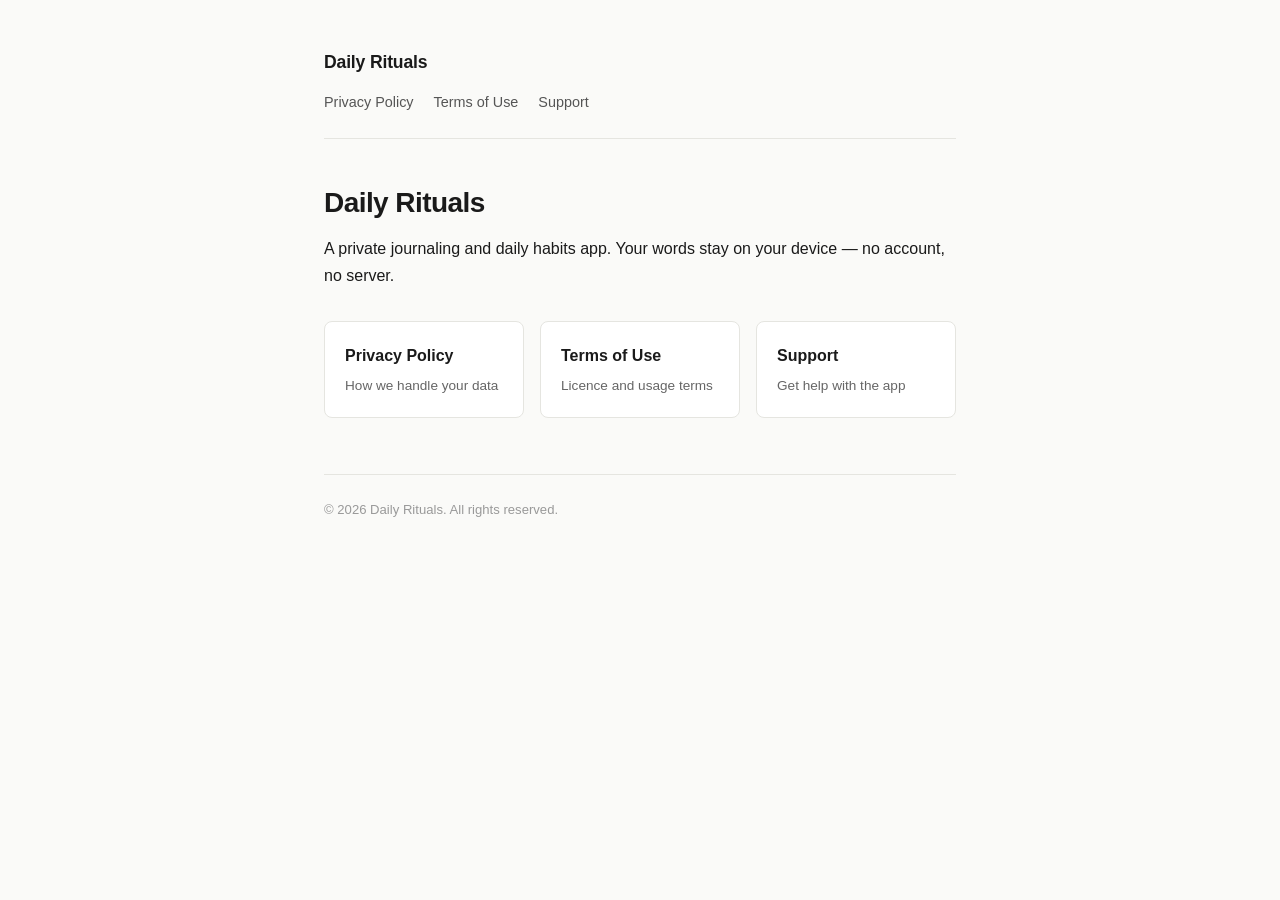
<file: index.html>
<!doctype html>
<html lang="en">
<head>
  <meta charset="utf-8">
  <meta name="viewport" content="width=device-width, initial-scale=1">
  <title>Daily Rituals</title>
  <link rel="stylesheet" href="style.css">
</head>
<body>
  <main>
    <header>
      <a href="index.html"><span class="app-name">Daily Rituals</span></a>
      <nav>
        <a href="privacy.html">Privacy Policy</a>
        <a href="terms.html">Terms of Use</a>
        <a href="support.html">Support</a>
      </nav>
    </header>

    <h1>Daily Rituals</h1>
    <p>A private journaling and daily habits app. Your words stay on your device — no account, no server.</p>

    <div class="home-links">
      <a href="privacy.html">
        <div class="link-title">Privacy Policy</div>
        <div class="link-desc">How we handle your data</div>
      </a>
      <a href="terms.html">
        <div class="link-title">Terms of Use</div>
        <div class="link-desc">Licence and usage terms</div>
      </a>
      <a href="support.html">
        <div class="link-title">Support</div>
        <div class="link-desc">Get help with the app</div>
      </a>
    </div>

    <footer>
      &copy; 2026 Daily Rituals. All rights reserved.
    </footer>
  </main>
</body>
</html>
</file>
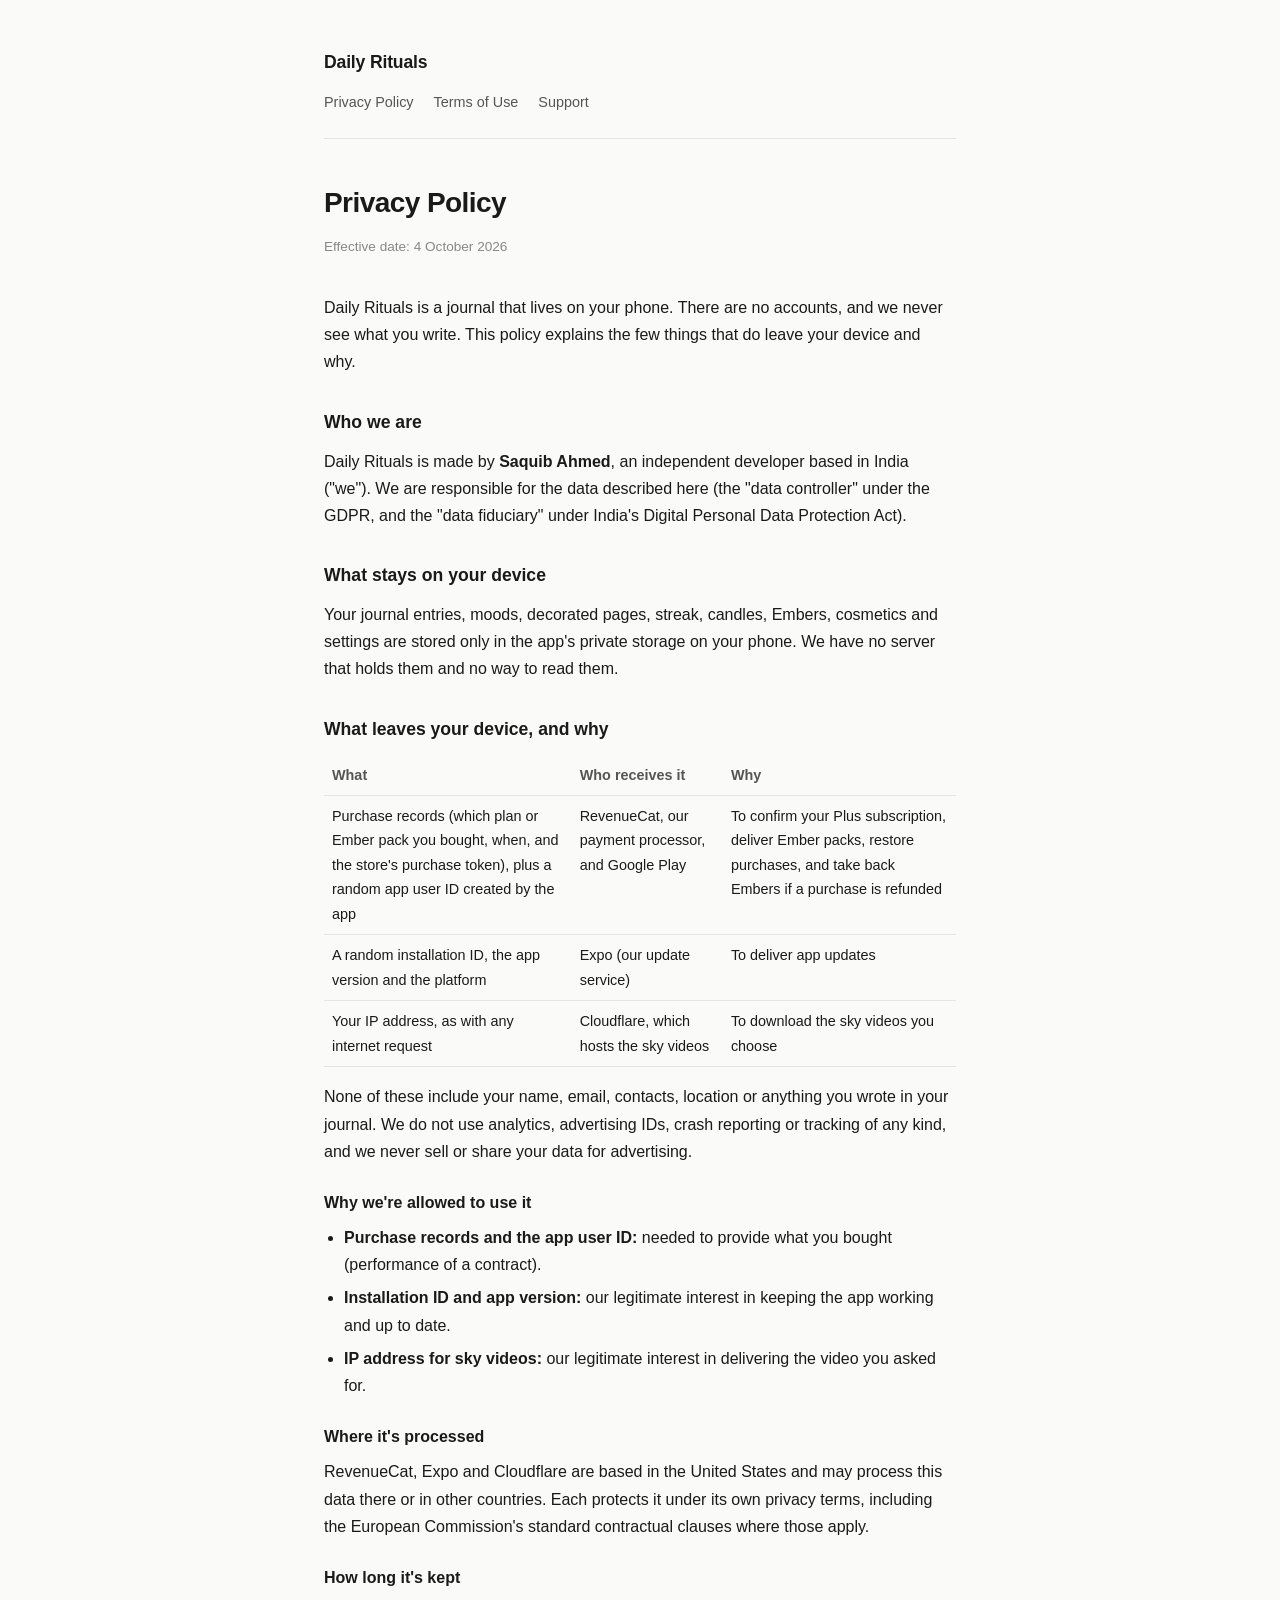
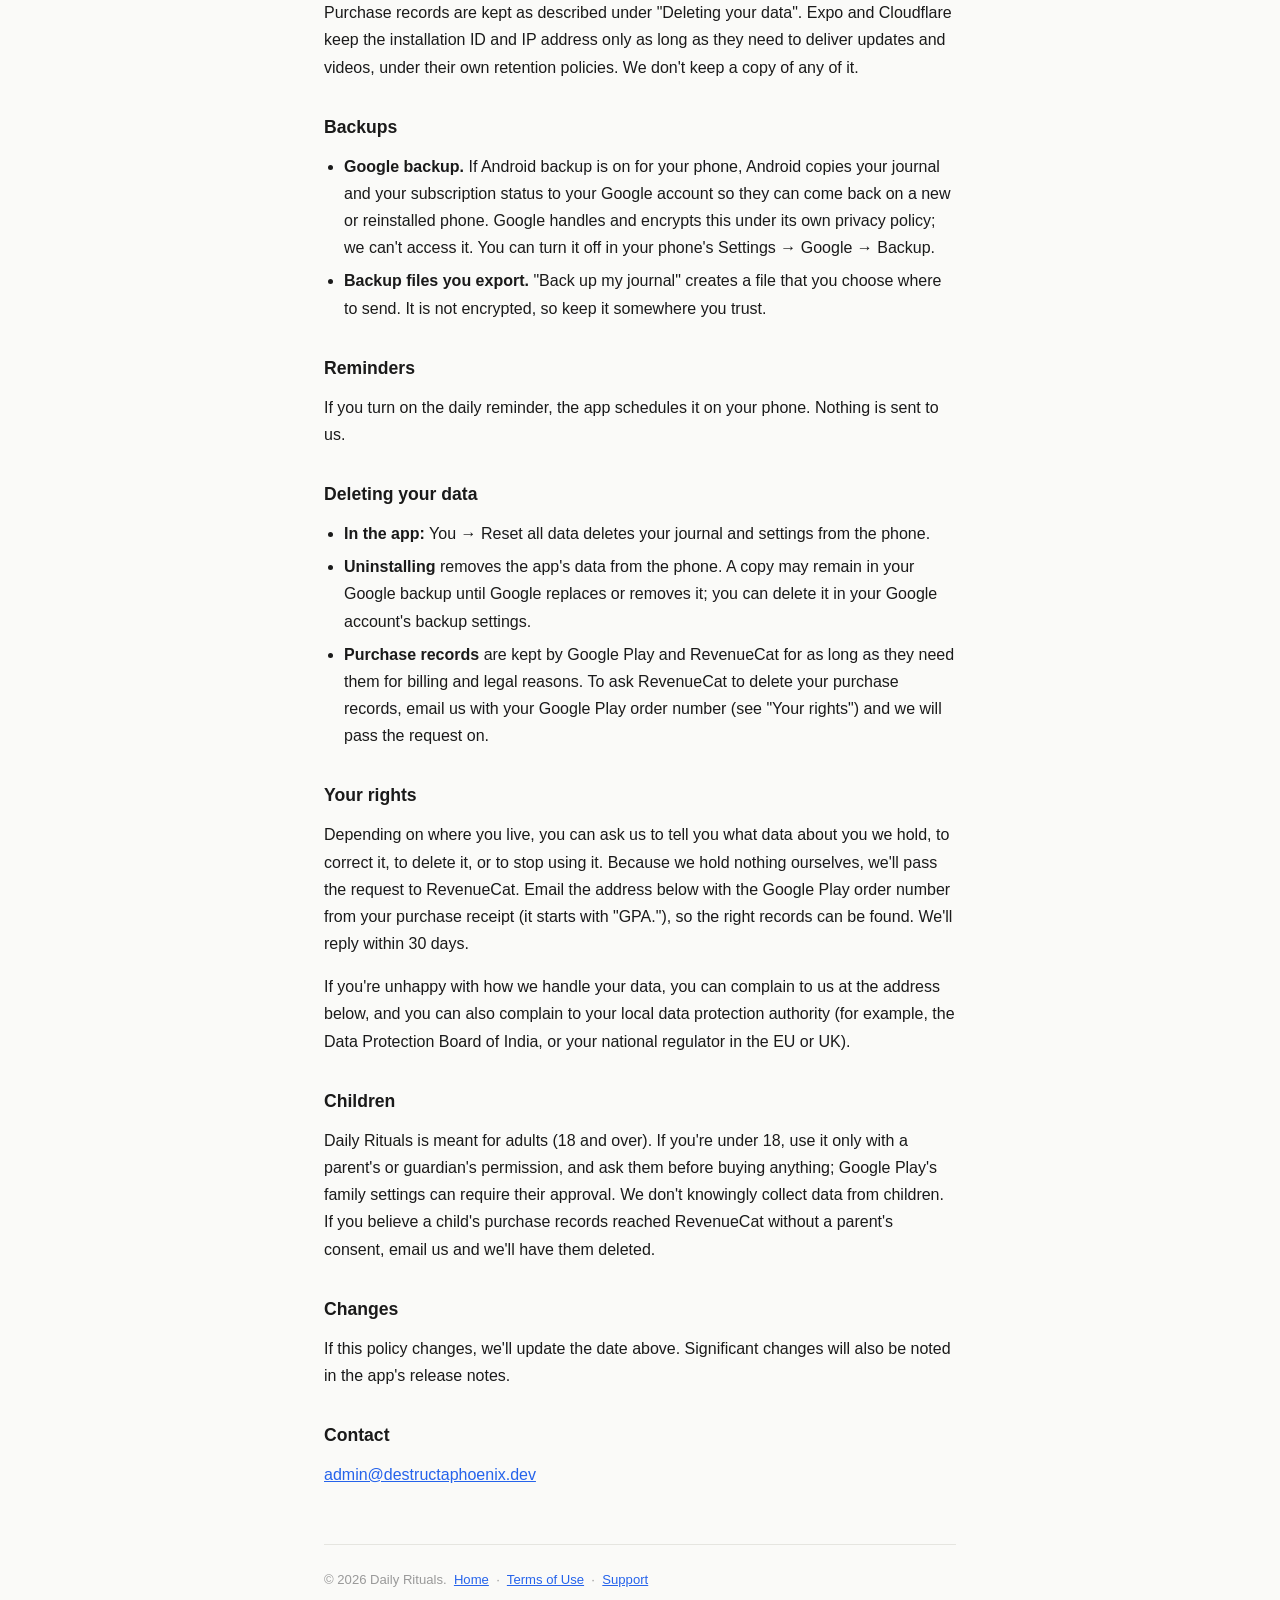
<file: privacy.html>
<!doctype html>
<html lang="en">
<head>
  <meta charset="utf-8">
  <meta name="viewport" content="width=device-width, initial-scale=1">
  <title>Daily Rituals — Privacy Policy</title>
  <link rel="stylesheet" href="style.css">
</head>
<body>
  <main>
    <header>
      <a href="index.html"><span class="app-name">Daily Rituals</span></a>
      <nav>
        <a href="privacy.html">Privacy Policy</a>
        <a href="terms.html">Terms of Use</a>
        <a href="support.html">Support</a>
      </nav>
    </header>

    <h1>Privacy Policy</h1>
    <p class="meta">Effective date: 4 October 2026</p>

    <p>Daily Rituals is a journal that lives on your phone. There are no accounts, and we never see what you
    write. This policy explains the few things that do leave your device and why.</p>
    <h2>Who we are</h2>
    <p>Daily Rituals is made by <strong>Saquib Ahmed</strong>, an independent developer
    based in India (&quot;we&quot;). We are responsible for the data described here (the &quot;data controller&quot; under the
    GDPR, and the &quot;data fiduciary&quot; under India&#39;s Digital Personal Data Protection Act).</p>
    <h2>What stays on your device</h2>
    <p>Your journal entries, moods, decorated pages, streak, candles, Embers, cosmetics and settings are stored
    only in the app&#39;s private storage on your phone. We have no server that holds them and no way to read them.</p>
    <h2>What leaves your device, and why</h2>
    <table>
    <thead>
    <tr>
    <th>What</th>
    <th>Who receives it</th>
    <th>Why</th>
    </tr>
    </thead>
    <tbody><tr>
    <td>Purchase records (which plan or Ember pack you bought, when, and the store&#39;s purchase token), plus a random app user ID created by the app</td>
    <td>RevenueCat, our payment processor, and Google Play</td>
    <td>To confirm your Plus subscription, deliver Ember packs, restore purchases, and take back Embers if a purchase is refunded</td>
    </tr>
    <tr>
    <td>A random installation ID, the app version and the platform</td>
    <td>Expo (our update service)</td>
    <td>To deliver app updates</td>
    </tr>
    <tr>
    <td>Your IP address, as with any internet request</td>
    <td>Cloudflare, which hosts the sky videos</td>
    <td>To download the sky videos you choose</td>
    </tr>
    </tbody></table>
    <p>None of these include your name, email, contacts, location or anything you wrote in your journal. We do not
    use analytics, advertising IDs, crash reporting or tracking of any kind, and we never sell or share your data
    for advertising.</p>
    <h3>Why we&#39;re allowed to use it</h3>
    <ul>
    <li><strong>Purchase records and the app user ID:</strong> needed to provide what you bought (performance of a contract).</li>
    <li><strong>Installation ID and app version:</strong> our legitimate interest in keeping the app working and up to date.</li>
    <li><strong>IP address for sky videos:</strong> our legitimate interest in delivering the video you asked for.</li>
    </ul>
    <h3>Where it&#39;s processed</h3>
    <p>RevenueCat, Expo and Cloudflare are based in the United States and may process this data there or in other
    countries. Each protects it under its own privacy terms, including the European Commission&#39;s standard
    contractual clauses where those apply.</p>
    <h3>How long it&#39;s kept</h3>
    <p>Purchase records are kept as described under &quot;Deleting your data&quot;. Expo and Cloudflare keep the
    installation ID and IP address only as long as they need to deliver updates and videos, under their own
    retention policies. We don&#39;t keep a copy of any of it.</p>
    <h2>Backups</h2>
    <ul>
    <li><strong>Google backup.</strong> If Android backup is on for your phone, Android copies your journal and your
    subscription status to your Google account so they can come back on a new or reinstalled phone. Google
    handles and encrypts this under its own privacy policy; we can&#39;t access it. You can turn it off in your
    phone&#39;s Settings → Google → Backup.</li>
    <li><strong>Backup files you export.</strong> &quot;Back up my journal&quot; creates a file that you choose where to send. It is
    not encrypted, so keep it somewhere you trust.</li>
    </ul>
    <h2>Reminders</h2>
    <p>If you turn on the daily reminder, the app schedules it on your phone. Nothing is sent to us.</p>
    <h2>Deleting your data</h2>
    <ul>
    <li><strong>In the app:</strong> You → Reset all data deletes your journal and settings from the phone.</li>
    <li><strong>Uninstalling</strong> removes the app&#39;s data from the phone. A copy may remain in your Google backup until
    Google replaces or removes it; you can delete it in your Google account&#39;s backup settings.</li>
    <li><strong>Purchase records</strong> are kept by Google Play and RevenueCat for as long as they need them for billing and
    legal reasons. To ask RevenueCat to delete your purchase records, email us with your Google Play order
    number (see &quot;Your rights&quot;) and we will pass the request on.</li>
    </ul>
    <h2>Your rights</h2>
    <p>Depending on where you live, you can ask us to tell you what data about you we hold, to correct it, to
    delete it, or to stop using it. Because we hold nothing ourselves, we&#39;ll pass the request to RevenueCat. Email
    the address below with the Google Play order number from your purchase receipt (it starts with &quot;GPA.&quot;), so
    the right records can be found. We&#39;ll reply within 30 days.</p>
    <p>If you&#39;re unhappy with how we handle your data, you can complain to us at the address below, and you can
    also complain to your local data protection authority (for example, the Data Protection Board of India, or
    your national regulator in the EU or UK).</p>
    <h2>Children</h2>
    <p>Daily Rituals is meant for adults (18 and over). If you&#39;re under 18, use it only with a parent&#39;s or
    guardian&#39;s permission, and ask them before buying anything; Google Play&#39;s family settings can require their
    approval. We don&#39;t knowingly collect data from children. If you believe a child&#39;s purchase records reached
    RevenueCat without a parent&#39;s consent, email us and we&#39;ll have them deleted.</p>
    <h2>Changes</h2>
    <p>If this policy changes, we&#39;ll update the date above. Significant changes will also be noted in the app&#39;s
    release notes.</p>
    <h2>Contact</h2>
    <p><a href="mailto:admin@destructaphoenix.dev">admin@destructaphoenix.dev</a></p>
    

    <footer>
      &copy; 2026 Daily Rituals. &nbsp;<a href="index.html">Home</a> &nbsp;&middot;&nbsp; <a href="terms.html">Terms of Use</a> &nbsp;&middot;&nbsp; <a href="support.html">Support</a>
    </footer>
  </main>
</body>
</html>
</file>
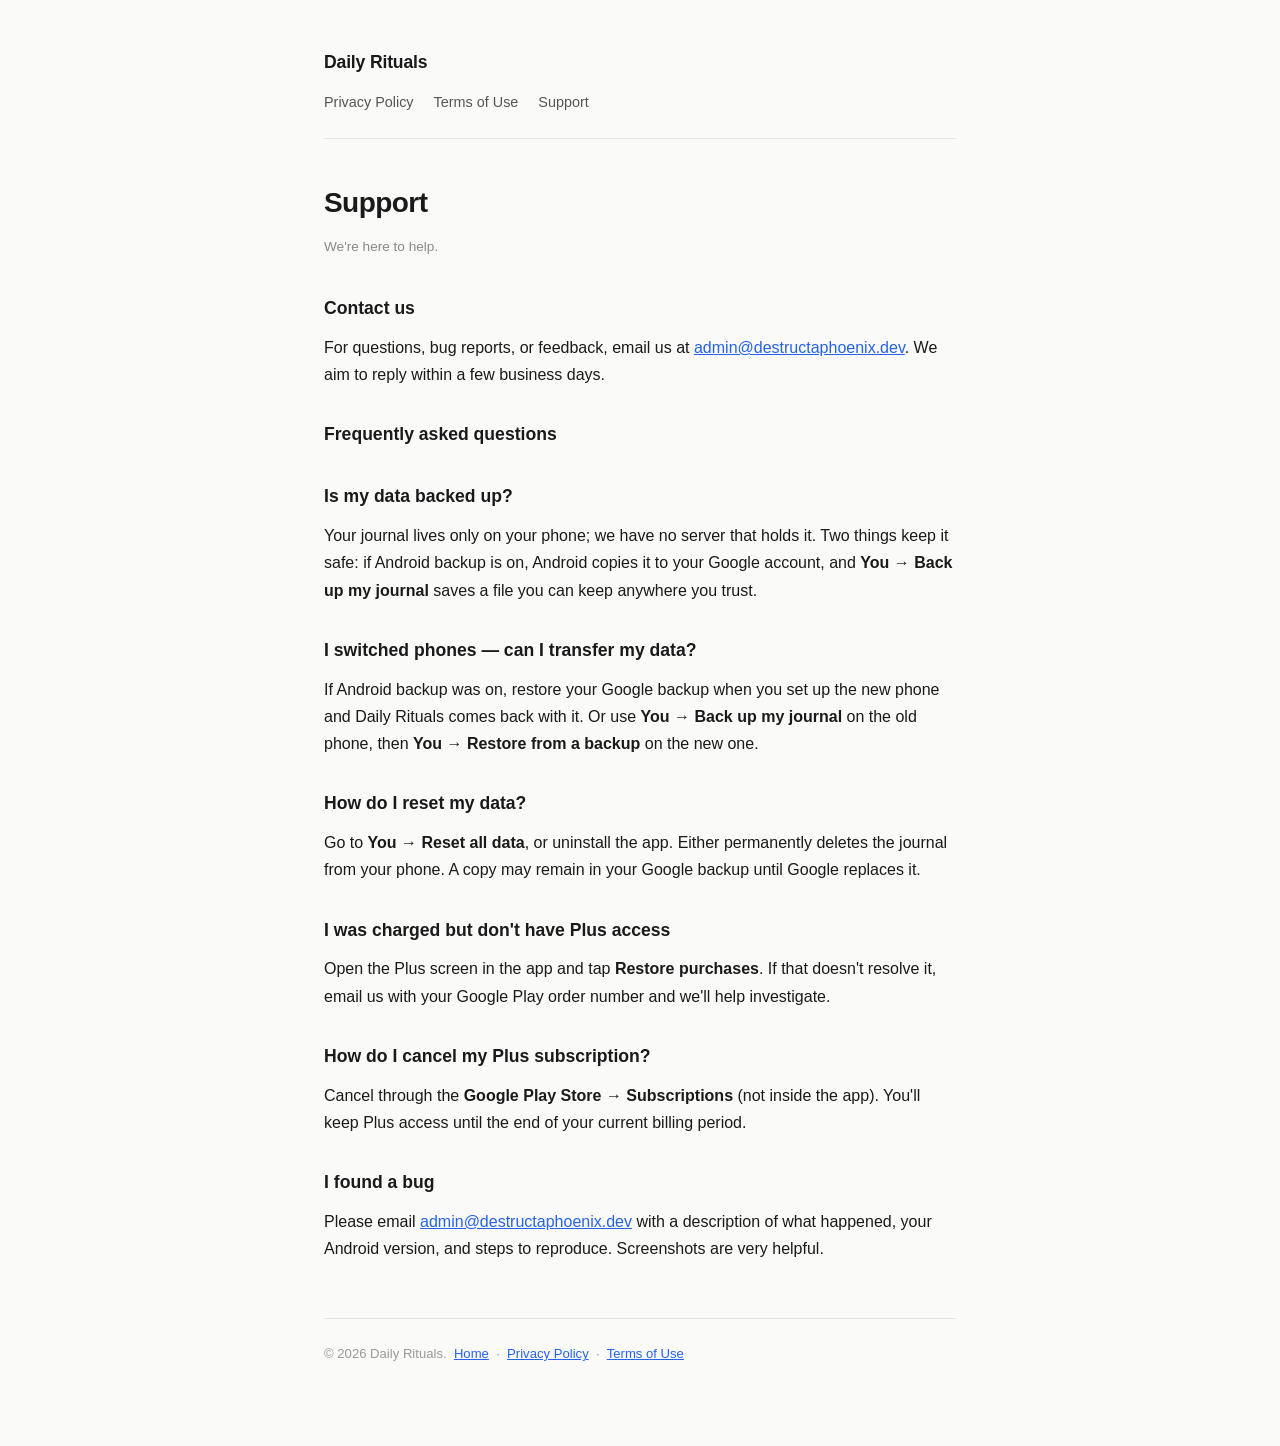
<file: support.html>
<!doctype html>
<html lang="en">
<head>
  <meta charset="utf-8">
  <meta name="viewport" content="width=device-width, initial-scale=1">
  <title>Daily Rituals — Support</title>
  <link rel="stylesheet" href="style.css">
</head>
<body>
  <main>
    <header>
      <a href="index.html"><span class="app-name">Daily Rituals</span></a>
      <nav>
        <a href="privacy.html">Privacy Policy</a>
        <a href="terms.html">Terms of Use</a>
        <a href="support.html">Support</a>
      </nav>
    </header>

    <h1>Support</h1>
    <p class="meta">We're here to help.</p>

    <h2>Contact us</h2>
    <p>For questions, bug reports, or feedback, email us at <a href="mailto:admin@destructaphoenix.dev">admin@destructaphoenix.dev</a>. We aim to reply within a few business days.</p>

    <h2>Frequently asked questions</h2>

    <h2>Is my data backed up?</h2>
    <p>Your journal lives only on your phone; we have no server that holds it. Two things keep it safe: if Android backup is on, Android copies it to your Google account, and <strong>You → Back up my journal</strong> saves a file you can keep anywhere you trust.</p>

    <h2>I switched phones — can I transfer my data?</h2>
    <p>If Android backup was on, restore your Google backup when you set up the new phone and Daily Rituals comes back with it. Or use <strong>You → Back up my journal</strong> on the old phone, then <strong>You → Restore from a backup</strong> on the new one.</p>

    <h2>How do I reset my data?</h2>
    <p>Go to <strong>You → Reset all data</strong>, or uninstall the app. Either permanently deletes the journal from your phone. A copy may remain in your Google backup until Google replaces it.</p>

    <h2>I was charged but don't have Plus access</h2>
    <p>Open the Plus screen in the app and tap <strong>Restore purchases</strong>. If that doesn't resolve it, email us with your Google Play order number and we'll help investigate.</p>

    <h2>How do I cancel my Plus subscription?</h2>
    <p>Cancel through the <strong>Google Play Store → Subscriptions</strong> (not inside the app). You'll keep Plus access until the end of your current billing period.</p>

    <h2>I found a bug</h2>
    <p>Please email <a href="mailto:admin@destructaphoenix.dev">admin@destructaphoenix.dev</a> with a description of what happened, your Android version, and steps to reproduce. Screenshots are very helpful.</p>

    <footer>
      &copy; 2026 Daily Rituals. &nbsp;<a href="index.html">Home</a> &nbsp;&middot;&nbsp; <a href="privacy.html">Privacy Policy</a> &nbsp;&middot;&nbsp; <a href="terms.html">Terms of Use</a>
    </footer>
  </main>
</body>
</html>
</file>
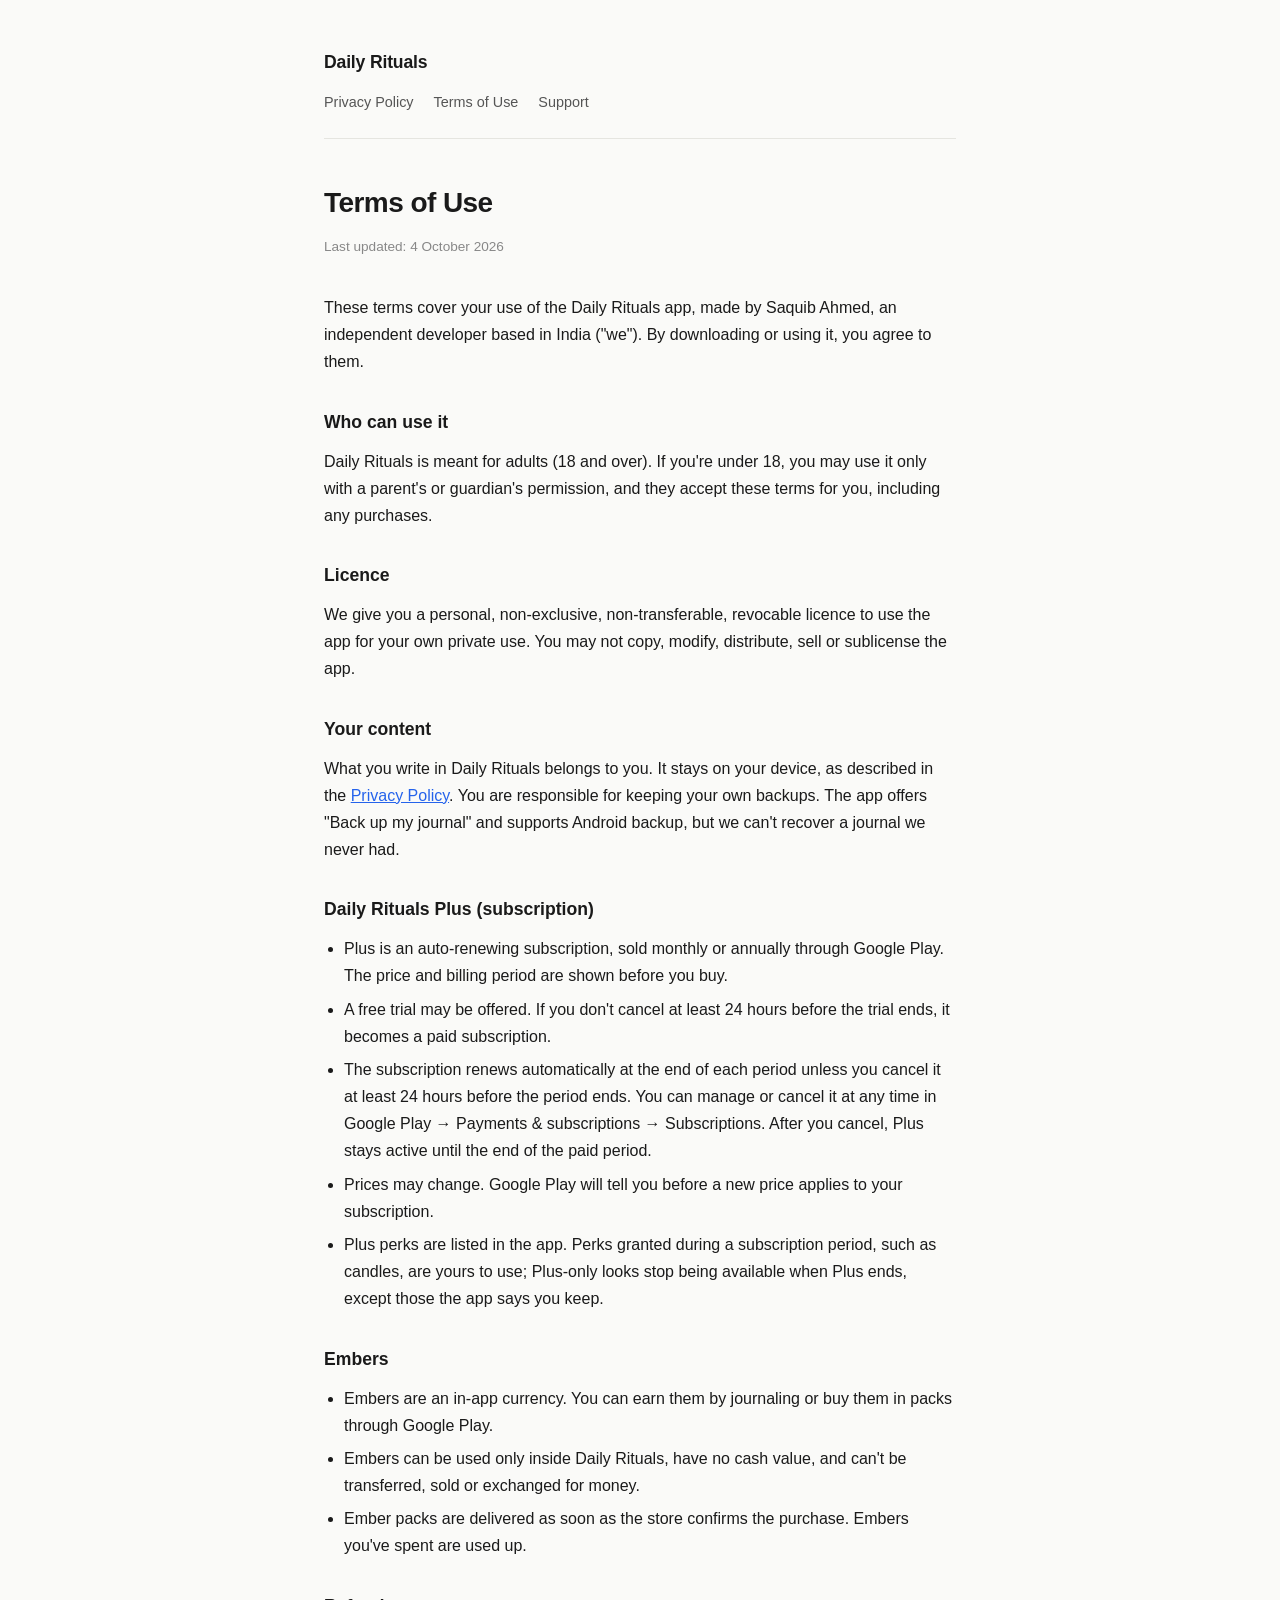
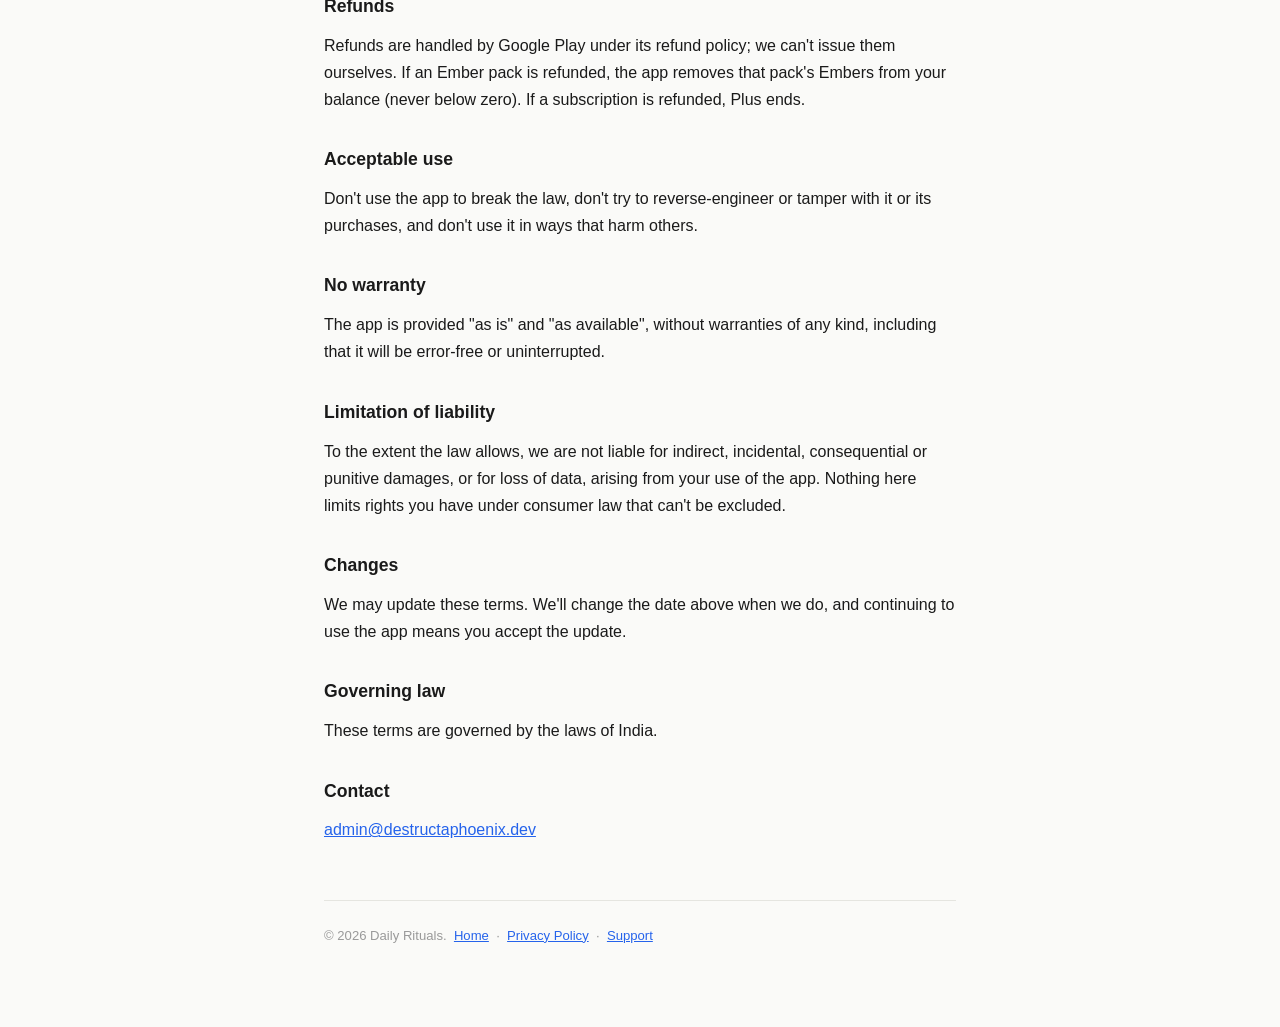
<file: terms.html>
<!doctype html>
<html lang="en">
<head>
  <meta charset="utf-8">
  <meta name="viewport" content="width=device-width, initial-scale=1">
  <title>Daily Rituals — Terms of Use</title>
  <link rel="stylesheet" href="style.css">
</head>
<body>
  <main>
    <header>
      <a href="index.html"><span class="app-name">Daily Rituals</span></a>
      <nav>
        <a href="privacy.html">Privacy Policy</a>
        <a href="terms.html">Terms of Use</a>
        <a href="support.html">Support</a>
      </nav>
    </header>

    <h1>Terms of Use</h1>
    <p class="meta">Last updated: 4 October 2026</p>

    <p>These terms cover your use of the Daily Rituals app, made by Saquib Ahmed, an independent developer based in
    India (&quot;we&quot;). By downloading or using it, you agree to them.</p>
    <h2>Who can use it</h2>
    <p>Daily Rituals is meant for adults (18 and over). If you&#39;re under 18, you may use it only with a parent&#39;s or
    guardian&#39;s permission, and they accept these terms for you, including any purchases.</p>
    <h2>Licence</h2>
    <p>We give you a personal, non-exclusive, non-transferable, revocable licence to use the app for your own
    private use. You may not copy, modify, distribute, sell or sublicense the app.</p>
    <h2>Your content</h2>
    <p>What you write in Daily Rituals belongs to you. It stays on your device, as described in the
    <a href="privacy.html">Privacy Policy</a>. You are responsible for keeping your own backups. The app offers
    &quot;Back up my journal&quot; and supports Android backup, but we can&#39;t recover a journal we never had.</p>
    <h2>Daily Rituals Plus (subscription)</h2>
    <ul>
    <li>Plus is an auto-renewing subscription, sold monthly or annually through Google Play. The price and
    billing period are shown before you buy.</li>
    <li>A free trial may be offered. If you don&#39;t cancel at least 24 hours before the trial ends, it becomes a
    paid subscription.</li>
    <li>The subscription renews automatically at the end of each period unless you cancel it at least 24 hours
    before the period ends. You can manage or cancel it at any time in Google Play → Payments &amp;
    subscriptions → Subscriptions. After you cancel, Plus stays active until the end of the paid period.</li>
    <li>Prices may change. Google Play will tell you before a new price applies to your subscription.</li>
    <li>Plus perks are listed in the app. Perks granted during a subscription period, such as candles, are
    yours to use; Plus-only looks stop being available when Plus ends, except those the app says you keep.</li>
    </ul>
    <h2>Embers</h2>
    <ul>
    <li>Embers are an in-app currency. You can earn them by journaling or buy them in packs through Google Play.</li>
    <li>Embers can be used only inside Daily Rituals, have no cash value, and can&#39;t be transferred, sold or
    exchanged for money.</li>
    <li>Ember packs are delivered as soon as the store confirms the purchase. Embers you&#39;ve spent are used up.</li>
    </ul>
    <h2>Refunds</h2>
    <p>Refunds are handled by Google Play under its refund policy; we can&#39;t issue them ourselves. If an Ember
    pack is refunded, the app removes that pack&#39;s Embers from your balance (never below zero). If a
    subscription is refunded, Plus ends.</p>
    <h2>Acceptable use</h2>
    <p>Don&#39;t use the app to break the law, don&#39;t try to reverse-engineer or tamper with it or its purchases, and
    don&#39;t use it in ways that harm others.</p>
    <h2>No warranty</h2>
    <p>The app is provided &quot;as is&quot; and &quot;as available&quot;, without warranties of any kind, including that it will
    be error-free or uninterrupted.</p>
    <h2>Limitation of liability</h2>
    <p>To the extent the law allows, we are not liable for indirect, incidental, consequential or punitive
    damages, or for loss of data, arising from your use of the app. Nothing here limits rights you have under
    consumer law that can&#39;t be excluded.</p>
    <h2>Changes</h2>
    <p>We may update these terms. We&#39;ll change the date above when we do, and continuing to use the app means
    you accept the update.</p>
    <h2>Governing law</h2>
    <p>These terms are governed by the laws of India.</p>
    <h2>Contact</h2>
    <p><a href="mailto:admin@destructaphoenix.dev">admin@destructaphoenix.dev</a></p>
    

    <footer>
      &copy; 2026 Daily Rituals. &nbsp;<a href="index.html">Home</a> &nbsp;&middot;&nbsp; <a href="privacy.html">Privacy Policy</a> &nbsp;&middot;&nbsp; <a href="support.html">Support</a>
    </footer>
  </main>
</body>
</html>
</file>
<file: style.css>
*, *::before, *::after { box-sizing: border-box; margin: 0; padding: 0; }

body {
  font-family: -apple-system, BlinkMacSystemFont, "Segoe UI", Roboto, Helvetica, Arial, sans-serif;
  font-size: 16px;
  line-height: 1.7;
  color: #1a1a1a;
  background: #fafaf8;
}

main {
  max-width: 680px;
  margin: 0 auto;
  padding: 48px 24px 80px;
}

header {
  border-bottom: 1px solid #e5e5e0;
  padding-bottom: 24px;
  margin-bottom: 40px;
}

header a { text-decoration: none; color: inherit; }

.app-name {
  font-size: 1.1rem;
  font-weight: 600;
  letter-spacing: -0.01em;
  color: #1a1a1a;
}

nav {
  margin-top: 12px;
  display: flex;
  gap: 20px;
  flex-wrap: wrap;
}

nav a {
  font-size: 0.9rem;
  color: #555;
  text-decoration: none;
}

nav a:hover { color: #1a1a1a; text-decoration: underline; }

h1 {
  font-size: 1.75rem;
  font-weight: 700;
  letter-spacing: -0.02em;
  margin-bottom: 8px;
}

.meta {
  font-size: 0.85rem;
  color: #888;
  margin-bottom: 36px;
}

h2 {
  font-size: 1.1rem;
  font-weight: 600;
  margin: 32px 0 10px;
}

p { margin-bottom: 16px; }

ul {
  margin: 0 0 16px 20px;
}

ul li { margin-bottom: 6px; }

a { color: #2563eb; }
a:hover { text-decoration: underline; }

.home-links {
  display: grid;
  grid-template-columns: repeat(auto-fill, minmax(180px, 1fr));
  gap: 16px;
  margin-top: 32px;
}

.home-links a {
  display: block;
  padding: 20px;
  border: 1px solid #e5e5e0;
  border-radius: 8px;
  text-decoration: none;
  color: #1a1a1a;
  background: #fff;
  transition: border-color 0.15s;
}

.home-links a:hover { border-color: #aaa; }

.home-links .link-title {
  font-weight: 600;
  margin-bottom: 4px;
}

.home-links .link-desc {
  font-size: 0.85rem;
  color: #666;
}

footer {
  margin-top: 56px;
  padding-top: 24px;
  border-top: 1px solid #e5e5e0;
  font-size: 0.82rem;
  color: #999;
}

h3 { font-size: 1rem; font-weight: 600; margin: 24px 0 8px; }

table { width: 100%; border-collapse: collapse; margin-bottom: 16px; font-size: 0.9rem; }
th, td { text-align: left; vertical-align: top; padding: 8px; border-bottom: 1px solid #e5e5e5; }
th { color: #555; font-weight: 600; }
@media (max-width: 560px) {
  table, tbody, tr, td { display: block; width: 100%; }
  thead { display: none; }
  tr { padding: 8px 0; border-bottom: 1px solid #e5e5e5; }
  td { border: 0; padding: 2px 0; }
}
</file>
